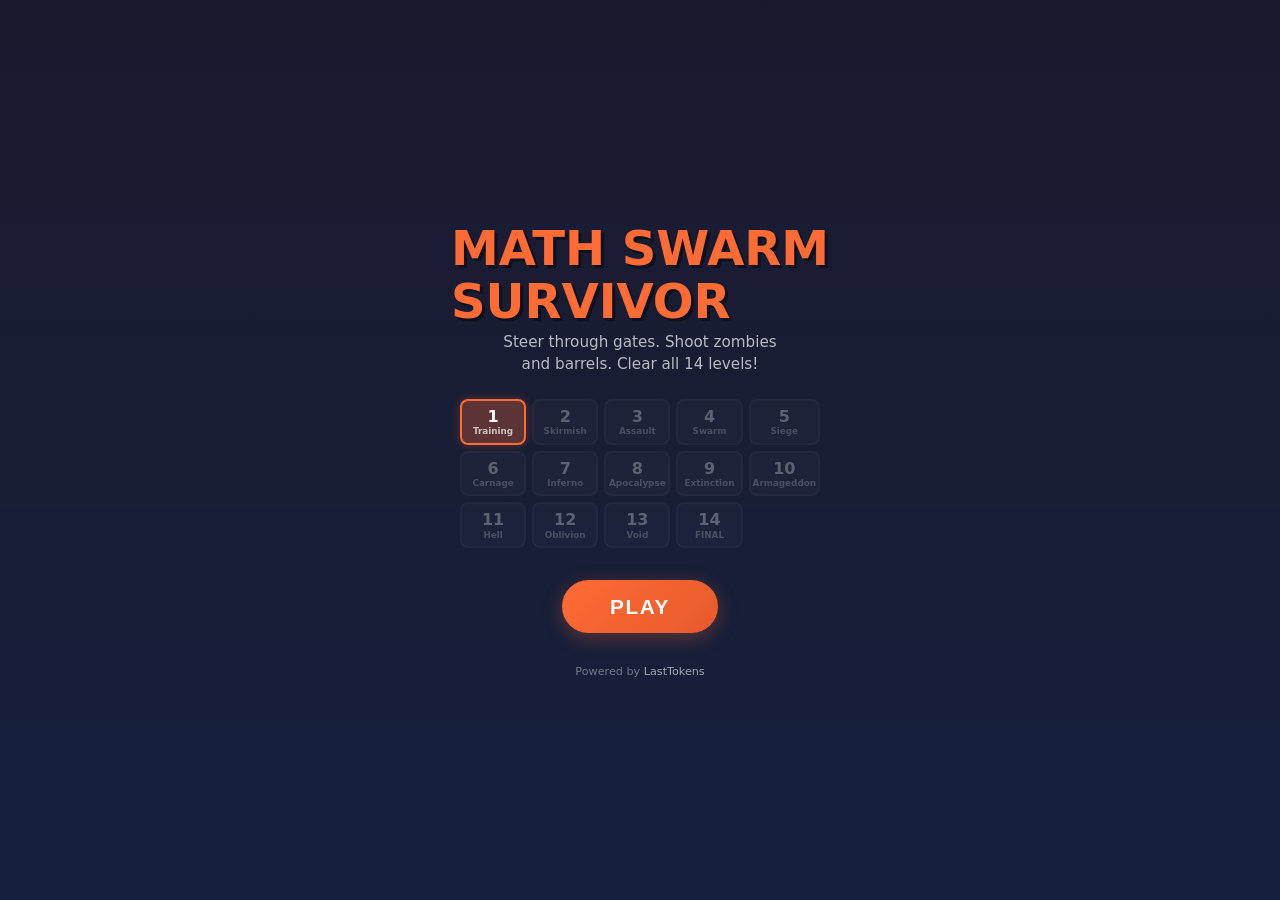
<file: index.html>
<!DOCTYPE html>
<html lang="en">
<head>
    <meta charset="UTF-8">
    <meta name="viewport" content="width=device-width, initial-scale=1.0, user-scalable=no">
    <title>Math Swarm Survivor — LastTokens</title>
    <style>
        * { margin: 0; padding: 0; box-sizing: border-box; }
        body {
            font-family: 'Segoe UI', system-ui, -apple-system, sans-serif;
            overflow: hidden;
            touch-action: none;
            -webkit-user-select: none;
            user-select: none;
            background: #1a1a2e;
        }
        canvas { display: block; }

        .overlay {
            position: absolute; inset: 0;
            display: flex; flex-direction: column;
            align-items: center; justify-content: center;
            pointer-events: none;
            z-index: 10;
        }
        .overlay.active { pointer-events: auto; }
        .overlay.hidden { display: none; }

        /* Start screen */
        #start-screen {
            background: linear-gradient(180deg, rgba(26,26,46,0.95), rgba(22,33,62,0.98));
        }
        #start-screen h1 {
            font-size: 3rem; font-weight: 900;
            color: #ff6b35; text-shadow: 3px 3px 0 rgba(0,0,0,0.4);
            line-height: 1.1; margin-bottom: 0.3rem;
        }
        .subtitle {
            color: rgba(255,255,255,0.7); font-size: 0.95rem; margin-bottom: 1.5rem;
            max-width: 300px; text-align: center; line-height: 1.4;
        }

        /* Game over */
        #gameover-screen { background: rgba(0,0,0,0.85); }
        #gameover-screen h1 {
            font-size: 2.8rem; font-weight: 900; margin-bottom: 0.5rem;
        }
        #gameover-screen h1.lose { color: #ff6b6b; }
        #gameover-screen h1.win { color: #51cf66; }
        .stat { color: #ddd; font-size: 1.1rem; margin: 0.15rem 0; font-weight: 600; }
        .stat.highlight { color: #feca57; font-size: 1.4rem; }

        /* Wave complete */
        #wave-screen { background: rgba(0,0,0,0.8); }
        #wave-screen h1 { font-size: 2.2rem; font-weight: 900; color: #51cf66; margin-bottom: 0.8rem; }

        /* Upgrade shop */
        .upgrades {
            display: flex; flex-wrap: wrap; gap: 10px;
            justify-content: center; max-width: 360px; margin-bottom: 1rem;
        }
        .upgrade-btn {
            background: rgba(255,255,255,0.1); border: 2px solid rgba(255,255,255,0.25);
            color: #fff; font-size: 0.85rem; font-weight: 700;
            padding: 0.6rem 1rem; border-radius: 12px;
            cursor: pointer; transition: all 0.15s;
            text-align: center; min-width: 140px;
        }
        .upgrade-btn:hover { background: rgba(255,255,255,0.2); border-color: #feca57; }
        .upgrade-btn:active { transform: scale(0.95); }
        .upgrade-btn .cost { color: #feca57; font-size: 0.75rem; display: block; margin-top: 2px; }
        .upgrade-btn.maxed { opacity: 0.4; pointer-events: none; }

        /* Buttons */
        .btn {
            background: linear-gradient(135deg, #ff6b35, #e55a2b);
            border: none; color: #fff;
            font-size: 1.3rem; font-weight: 800;
            padding: 0.9rem 3rem; border-radius: 50px;
            cursor: pointer; letter-spacing: 0.08em;
            box-shadow: 0 5px 20px rgba(255,107,53,0.3);
            transition: transform 0.1s;
            margin-top: 1rem;
        }
        .btn:active { transform: scale(0.95); }
        .btn.retry { background: linear-gradient(135deg, #339af0, #228be6); }
        .btn.next { background: linear-gradient(135deg, #51cf66, #40c057); }

        .credit {
            margin-top: 2rem; font-size: 0.7rem;
            color: rgba(255,255,255,0.4);
        }
        .credit a { color: rgba(255,255,255,0.6); text-decoration: none; }

        /* Difficulty selector */
        .difficulty {
            display: flex; gap: 8px; margin-bottom: 1.2rem;
        }
        .diff-btn {
            background: rgba(255,255,255,0.1); border: 2px solid rgba(255,255,255,0.3);
            color: #fff; font-size: 0.85rem; font-weight: 700;
            padding: 0.45rem 1rem; border-radius: 25px;
            cursor: pointer; transition: all 0.15s;
        }
        .diff-btn:active { transform: scale(0.95); }
        .diff-btn.selected {
            background: rgba(255,107,53,0.3); border-color: #ff6b35;
            box-shadow: 0 0 12px rgba(255,107,53,0.3);
        }

        /* HUD */
        #hud {
            position: absolute; top: 10px; left: 10px; right: 10px;
            display: none; justify-content: space-between;
            pointer-events: none; z-index: 5;
        }
        .hud-box {
            background: rgba(0,0,0,0.6); color: #fff;
            padding: 5px 12px; border-radius: 8px;
            font-size: 0.85rem; font-weight: 700;
        }

        /* Wave bar */
        #wave-bar {
            position: absolute; top: 45px; left: 50%; transform: translateX(-50%);
            width: min(250px, 60vw); height: 6px;
            background: rgba(255,255,255,0.15); border-radius: 3px;
            z-index: 5; display: none;
        }
        #wave-bar-fill {
            height: 100%; width: 0%; border-radius: 3px;
            background: linear-gradient(90deg, #ff6b35, #feca57);
            transition: width 0.2s;
        }

        /* Floating action text */
        #action-text {
            position: absolute; top: 35%; left: 50%; transform: translate(-50%,-50%);
            font-size: 2.5rem; font-weight: 900; color: #fff;
            text-shadow: 3px 3px 0 rgba(0,0,0,0.4);
            z-index: 8; pointer-events: none;
            opacity: 0; transition: opacity 0.3s;
        }
        #action-text.show { opacity: 1; }

        /* Danger vignette — near-miss warning */
        #danger-vignette {
            position: fixed; inset: 0;
            pointer-events: none; z-index: 6;
            border: 0px solid transparent;
            box-sizing: border-box;
            opacity: 0;
            transition: opacity 0.15s;
            box-shadow: inset 0 0 80px 30px rgba(255, 0, 0, 0.6);
        }
        #danger-vignette.active {
            opacity: 1;
        }

        /* Level select */
        .level-grid {
            display: grid;
            grid-template-columns: repeat(5, 1fr);
            gap: 6px;
            max-width: 360px;
            margin-bottom: 1rem;
        }
        .level-btn {
            background: rgba(255,255,255,0.08);
            border: 2px solid rgba(255,255,255,0.2);
            color: #fff;
            font-size: 0.7rem;
            font-weight: 700;
            padding: 6px 2px;
            border-radius: 8px;
            cursor: pointer;
            text-align: center;
            transition: all 0.15s;
            line-height: 1.2;
        }
        .level-btn .lvl-num { font-size: 1rem; display: block; }
        .level-btn .lvl-name { font-size: 0.55rem; opacity: 0.7; display: block; }
        .level-btn:hover { background: rgba(255,255,255,0.15); }
        .level-btn.selected { background: rgba(255,107,53,0.3); border-color: #ff6b35; box-shadow: 0 0 8px rgba(255,107,53,0.3); }
        .level-btn.locked { opacity: 0.3; pointer-events: none; border-color: rgba(255,255,255,0.1); }
        .level-btn.cleared { border-color: #51cf66; }
        .level-btn.cleared .lvl-num { color: #51cf66; }

        @media (max-width: 600px) {
            #start-screen h1 { font-size: 2.2rem; }
            #gameover-screen h1 { font-size: 2rem; }
            .upgrade-btn { min-width: 120px; font-size: 0.8rem; padding: 0.5rem 0.8rem; }
        }
    </style>
    <meta name="fc:miniapp" content='{"version":"1","imageUrl":"https://humanpages.ai/number-shooter/preview.png","button":{"title":"Play Math Swarm Survivor","action":{"type":"launch_frame","name":"Math Swarm Survivor","url":"https://humanpages.ai/number-shooter/","splashImageUrl":"https://humanpages.ai/number-shooter/icon.png","splashBackgroundColor":"#1a1a2e"}}}' />
    <meta property="og:title" content="Math Swarm Survivor — LastTokens" />
    <meta property="og:description" content="Dodge zombies, pick gates, survive 15 levels" />
    <meta property="og:image" content="https://humanpages.ai/number-shooter/preview.png" />
    <meta property="og:type" content="website" />
</head>
<body>
    <div id="hud">
        <div class="hud-box"><span id="wave-display">0m</span></div>
        <div class="hud-box" style="background:rgba(255,60,60,0.6)"><span id="weapon-display">DMG:1 FR:3.0</span></div>
        <div class="hud-box" style="background:rgba(255,107,53,0.6)">SQUAD <span id="squad-display">5</span></div>
        <div class="hud-box" style="background:rgba(200,160,0,0.6)"><span id="coin-display">0</span></div>
    </div>

    <div id="wave-bar"><div id="wave-bar-fill"></div></div>
    <div id="action-text"></div>

    <div id="start-screen" class="overlay active">
        <h1>MATH SWARM<br>SURVIVOR</h1>
        <p class="subtitle">Steer through gates. Shoot zombies and barrels. Clear all 14 levels!</p>
        <div id="level-select" class="level-grid"></div>
        <button class="btn" id="btn-start">PLAY</button>
        <p class="credit">Powered by <a href="https://github.com/human-pages-ai">LastTokens</a></p>
    </div>

    <div id="gameover-screen" class="overlay hidden">
        <h1 id="go-title" class="lose">OVERRUN</h1>
        <p class="stat">Distance: <span id="go-wave">0m</span></p>
        <p class="stat highlight">Score: <span id="go-score">0</span></p>
        <button class="btn retry" id="btn-retry">TRY AGAIN</button>
    </div>

    <div id="danger-vignette"></div>
    <script src="game.js?v=31"></script>

    <!-- Farcaster Mini App SDK -->
    <script type="module">
      import { sdk } from 'https://esm.sh/@farcaster/miniapp-sdk';
      // Signal ready to dismiss splash screen
      sdk.actions.ready().catch(() => {});
      // Expose for optional use (share scores, etc)
      window.farcasterSDK = sdk;
    </script>
</body>
</html>
</file>
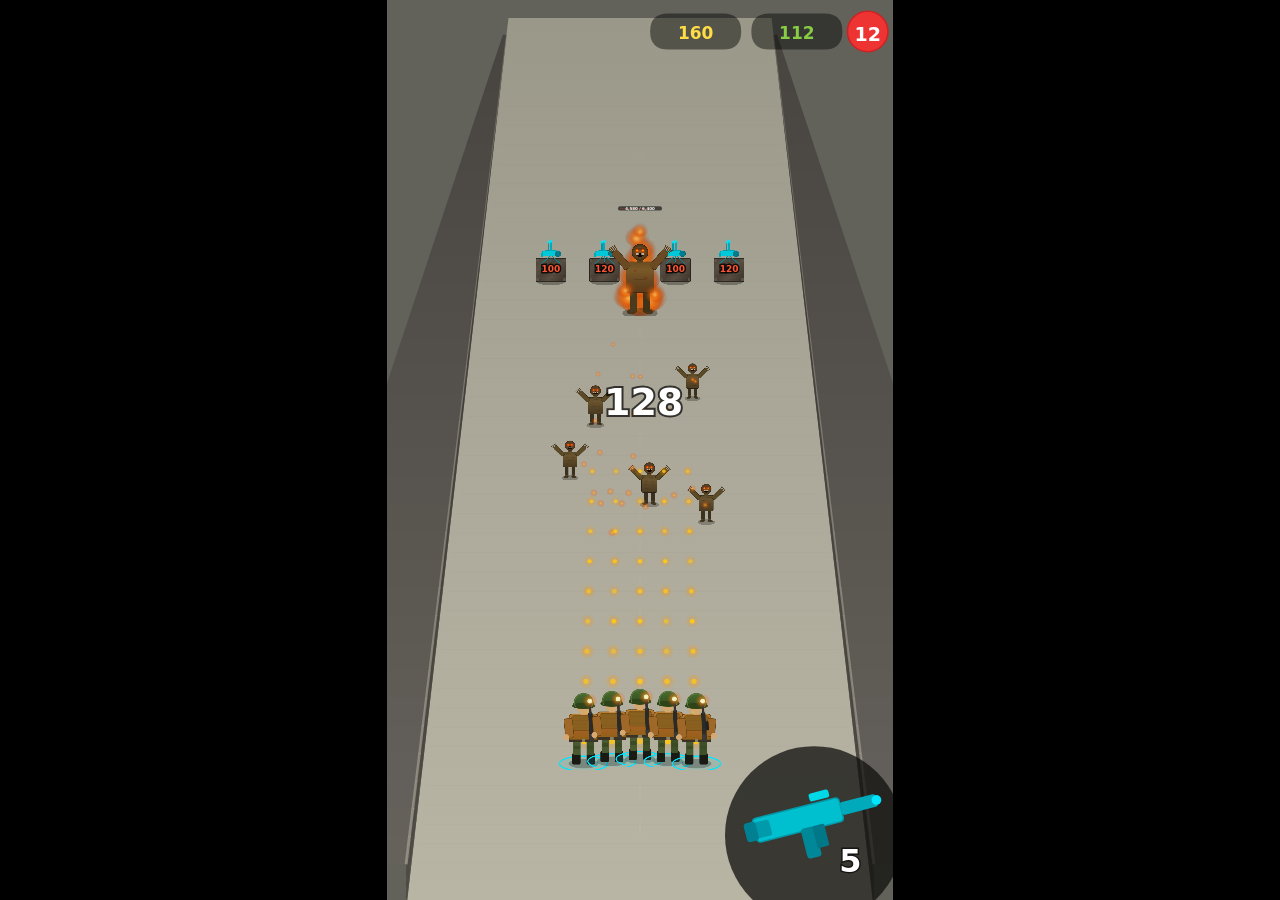
<file: mockup.html>
<!DOCTYPE html>
<html>
<head>
<meta charset="UTF-8">
<meta name="viewport" content="width=device-width, initial-scale=1.0">
<title>Visual Mockup</title>
<style>
* { margin: 0; padding: 0; box-sizing: border-box; }
body { background: #000; overflow: hidden; }
canvas { display: block; margin: 0 auto; }
</style>
</head>
<body>
<canvas id="c"></canvas>
<script>
const canvas = document.getElementById('c');
const ctx = canvas.getContext('2d');

function resize() {
    const aspect = 9/16;
    let w = window.innerWidth, h = window.innerHeight;
    if (w/h > aspect) w = h * aspect; else h = w / aspect;
    canvas.width = Math.floor(w);
    canvas.height = Math.floor(h);
}
resize();
window.addEventListener('resize', () => { resize(); draw(); });

// ══════════════════════════════════════════
// PRE-RENDERED SPRITES — offscreen canvases
// ══════════════════════════════════════════

function createSprite(w, h, drawFn) {
    const c = document.createElement('canvas');
    c.width = w; c.height = h;
    const x = c.getContext('2d');
    drawFn(x, w, h);
    return c;
}

function rrectPath(x, cx, cy, w, h, r) {
    r = Math.min(r, w/2, h/2);
    x.beginPath();
    x.moveTo(cx+r, cy); x.lineTo(cx+w-r, cy);
    x.quadraticCurveTo(cx+w, cy, cx+w, cy+r); x.lineTo(cx+w, cy+h-r);
    x.quadraticCurveTo(cx+w, cy+h, cx+w-r, cy+h); x.lineTo(cx+r, cy+h);
    x.quadraticCurveTo(cx, cy+h, cx, cy+h-r); x.lineTo(cx, cy+r);
    x.quadraticCurveTo(cx, cy, cx+r, cy); x.closePath();
}

// ── SOLDIER SPRITE (256x256, facing away/forward) ──
const soldierSprite = createSprite(256, 256, (x, w, h) => {
    const cx = w/2, s = w;

    // Cyan selection ring
    x.strokeStyle = '#00e5ff';
    x.lineWidth = 4;
    x.beginPath();
    x.ellipse(cx, h - 20, 80, 25, 0, 0, Math.PI * 2);
    x.stroke();
    x.fillStyle = 'rgba(0,229,255,0.1)';
    x.fill();

    // Shadow
    x.fillStyle = 'rgba(0,0,0,0.25)';
    x.beginPath();
    x.ellipse(cx, h - 20, 50, 16, 0, 0, Math.PI * 2);
    x.fill();

    // Boots — thick, dark
    x.fillStyle = '#1a1a15';
    rrectPath(x, cx - 38, h - 55, 28, 38, 6);
    x.fill();
    rrectPath(x, cx + 10, h - 55, 28, 38, 6);
    x.fill();

    // Legs — camo pants, thick
    x.fillStyle = '#4a5a30';
    rrectPath(x, cx - 34, h - 100, 24, 52, 5);
    x.fill();
    x.fillStyle = '#3e5028';
    rrectPath(x, cx + 10, h - 100, 24, 52, 5);
    x.fill();
    // Knee pads
    x.fillStyle = '#3a4a25';
    rrectPath(x, cx - 32, h - 80, 20, 12, 3);
    x.fill();
    rrectPath(x, cx + 12, h - 80, 20, 12, 3);
    x.fill();

    // Torso — orange/tan tactical vest, wide and chunky
    const vestG = x.createLinearGradient(cx, h - 190, cx, h - 95);
    vestG.addColorStop(0, '#c08030');
    vestG.addColorStop(0.3, '#b07028');
    vestG.addColorStop(0.7, '#a06020');
    vestG.addColorStop(1, '#906018');
    x.fillStyle = vestG;
    rrectPath(x, cx - 48, h - 185, 96, 90, 12);
    x.fill();

    // Vest outline
    x.strokeStyle = '#604010';
    x.lineWidth = 2;
    rrectPath(x, cx - 48, h - 185, 96, 90, 12);
    x.stroke();

    // Vest details — pockets, MOLLE webbing
    x.fillStyle = 'rgba(0,0,0,0.12)';
    rrectPath(x, cx - 38, h - 165, 28, 22, 4);
    x.fill();
    rrectPath(x, cx + 10, h - 165, 28, 22, 4);
    x.fill();
    // Pocket flaps
    x.strokeStyle = 'rgba(0,0,0,0.15)';
    x.lineWidth = 1.5;
    x.beginPath(); x.moveTo(cx - 38, h - 165); x.lineTo(cx - 10, h - 165); x.stroke();
    x.beginPath(); x.moveTo(cx + 10, h - 165); x.lineTo(cx + 38, h - 165); x.stroke();
    // Belt
    x.fillStyle = '#3a3225';
    x.fillRect(cx - 48, h - 100, 96, 8);
    // Belt buckle
    x.fillStyle = '#888060';
    rrectPath(x, cx - 6, h - 101, 12, 10, 2);
    x.fill();

    // Backpack/plate carrier rear
    x.fillStyle = '#8a6020';
    rrectPath(x, cx - 40, h - 180, 80, 50, 8);
    x.fill();
    x.strokeStyle = '#604010';
    x.lineWidth = 1;
    rrectPath(x, cx - 40, h - 180, 80, 50, 8);
    x.stroke();
    // MOLLE lines
    for (let i = 0; i < 4; i++) {
        x.strokeStyle = 'rgba(0,0,0,0.08)';
        x.beginPath(); x.moveTo(cx - 35, h - 175 + i * 12); x.lineTo(cx + 35, h - 175 + i * 12); x.stroke();
    }

    // Arms — thick, with sleeves
    x.fillStyle = '#a06828';
    // Left arm
    x.save();
    x.translate(cx - 52, h - 170);
    x.rotate(-0.1);
    rrectPath(x, -14, 0, 28, 65, 8);
    x.fill();
    x.strokeStyle = '#604010';
    x.lineWidth = 1.5;
    rrectPath(x, -14, 0, 28, 65, 8);
    x.stroke();
    x.restore();
    // Right arm
    x.fillStyle = '#a06828';
    x.save();
    x.translate(cx + 52, h - 170);
    x.rotate(0.1);
    rrectPath(x, -14, 0, 28, 60, 8);
    x.fill();
    x.strokeStyle = '#604010';
    x.lineWidth = 1.5;
    rrectPath(x, -14, 0, 28, 60, 8);
    x.stroke();
    x.restore();

    // Hands — skin tone
    x.fillStyle = '#d4a870';
    x.beginPath(); x.arc(cx - 58, h - 108, 10, 0, Math.PI * 2); x.fill();
    x.beginPath(); x.arc(cx + 58, h - 112, 10, 0, Math.PI * 2); x.fill();

    // Neck
    x.fillStyle = '#d4a870';
    x.fillRect(cx - 10, h - 205, 20, 22);

    // Head
    x.fillStyle = '#d4a870';
    x.beginPath();
    x.arc(cx, h - 218, 28, 0, Math.PI * 2);
    x.fill();

    // Helmet — military green, detailed
    const helmG = x.createLinearGradient(cx, h - 252, cx, h - 210);
    helmG.addColorStop(0, '#4a6a30');
    helmG.addColorStop(0.5, '#3e5e28');
    helmG.addColorStop(1, '#345020');
    x.fillStyle = helmG;
    x.beginPath();
    x.arc(cx, h - 222, 33, Math.PI, 0);
    x.lineTo(cx + 38, h - 212);
    x.lineTo(cx - 38, h - 212);
    x.closePath();
    x.fill();
    // Helmet rim
    x.fillStyle = '#2e4418';
    x.beginPath();
    x.ellipse(cx, h - 212, 38, 10, 0, 0, Math.PI * 2);
    x.fill();
    // Helmet band
    x.strokeStyle = '#5a7a40';
    x.lineWidth = 3;
    x.beginPath();
    x.arc(cx, h - 222, 30, Math.PI * 0.85, Math.PI * 0.15);
    x.stroke();

    // Gun — assault rifle, pointing forward
    x.fillStyle = '#2a2a28';
    x.save();
    x.translate(cx + 25, h - 140);
    x.rotate(-0.05);
    // Stock
    x.fillStyle = '#3a3832';
    rrectPath(x, -8, 20, 16, 25, 3);
    x.fill();
    // Receiver
    x.fillStyle = '#2a2a28';
    rrectPath(x, -7, -50, 14, 72, 3);
    x.fill();
    // Barrel
    x.fillStyle = '#333';
    x.fillRect(-4, -85, 8, 40);
    // Magazine
    x.fillStyle = '#222';
    rrectPath(x, 6, -20, 10, 30, 2);
    x.fill();
    // Muzzle flash
    const mfG = x.createRadialGradient(0, -88, 0, 0, -88, 25);
    mfG.addColorStop(0, 'rgba(255,240,150,0.9)');
    mfG.addColorStop(0.4, 'rgba(255,150,30,0.5)');
    mfG.addColorStop(1, 'rgba(255,60,0,0)');
    x.fillStyle = mfG;
    x.beginPath(); x.arc(0, -88, 25, 0, Math.PI * 2); x.fill();
    x.fillStyle = 'rgba(255,255,220,0.8)';
    x.beginPath(); x.arc(0, -88, 8, 0, Math.PI * 2); x.fill();
    x.restore();
});

// ── ZOMBIE SPRITE (256x300) ──
const zombieSprite = createSprite(256, 300, (x, w, h) => {
    const cx = w/2;

    // Shadow
    x.fillStyle = 'rgba(0,0,0,0.25)';
    x.beginPath();
    x.ellipse(cx, h - 15, 55, 18, 0, 0, Math.PI * 2);
    x.fill();

    // Feet — bare, gnarled
    x.fillStyle = '#4a3a20';
    x.beginPath(); x.ellipse(cx - 25, h - 22, 16, 8, -0.2, 0, Math.PI * 2); x.fill();
    x.beginPath(); x.ellipse(cx + 25, h - 22, 16, 8, 0.2, 0, Math.PI * 2); x.fill();

    // Legs — torn pants
    x.fillStyle = '#3a3020';
    rrectPath(x, cx - 32, h - 90, 22, 68, 5);
    x.fill();
    rrectPath(x, cx + 10, h - 90, 22, 68, 5);
    x.fill();
    // Torn edges
    x.fillStyle = '#5a4a30';
    x.beginPath();
    x.moveTo(cx - 32, h - 30); x.lineTo(cx - 28, h - 40); x.lineTo(cx - 18, h - 28);
    x.lineTo(cx - 14, h - 38); x.lineTo(cx - 10, h - 30); x.closePath();
    x.fill();
    x.beginPath();
    x.moveTo(cx + 10, h - 30); x.lineTo(cx + 14, h - 40); x.lineTo(cx + 24, h - 28);
    x.lineTo(cx + 28, h - 38); x.lineTo(cx + 32, h - 30); x.closePath();
    x.fill();

    // Torso — decomposed, greenish-brown, muscular
    const bodyG = x.createLinearGradient(cx, h - 190, cx, h - 85);
    bodyG.addColorStop(0, '#5a4a28');
    bodyG.addColorStop(0.3, '#6a5530');
    bodyG.addColorStop(0.6, '#5a4828');
    bodyG.addColorStop(1, '#4a3a20');
    x.fillStyle = bodyG;
    rrectPath(x, cx - 45, h - 185, 90, 100, 10);
    x.fill();

    // Torn shirt/skin details
    x.strokeStyle = 'rgba(0,0,0,0.2)';
    x.lineWidth = 1.5;
    for (let i = 0; i < 4; i++) {
        const ly = h - 175 + i * 22;
        x.beginPath();
        x.moveTo(cx - 30 + Math.random()*10, ly);
        x.lineTo(cx + 20 + Math.random()*10, ly + 5);
        x.stroke();
    }
    // Wounds/gashes
    x.fillStyle = 'rgba(120,30,20,0.4)';
    x.beginPath(); x.ellipse(cx - 15, h - 150, 8, 3, -0.3, 0, Math.PI * 2); x.fill();
    x.beginPath(); x.ellipse(cx + 20, h - 130, 6, 3, 0.5, 0, Math.PI * 2); x.fill();

    // Outline
    x.strokeStyle = '#2a2015';
    x.lineWidth = 2;
    rrectPath(x, cx - 45, h - 185, 90, 100, 10);
    x.stroke();

    // Arms — reaching forward, thick and muscular
    x.fillStyle = '#5a4a28';
    // Left arm reaching up-left
    x.save();
    x.translate(cx - 48, h - 170);
    x.rotate(-0.8);
    rrectPath(x, -14, -70, 28, 80, 8);
    x.fill();
    x.strokeStyle = '#3a2a15';
    x.lineWidth = 2;
    rrectPath(x, -14, -70, 28, 80, 8);
    x.stroke();
    // Claw hand
    x.fillStyle = '#4a3a20';
    for (let f = -2; f <= 2; f++) {
        x.beginPath();
        x.moveTo(f * 6, -70);
        x.lineTo(f * 8 - 2, -88);
        x.lineTo(f * 8 + 2, -88);
        x.lineTo(f * 6 + 3, -70);
        x.fill();
    }
    x.restore();
    // Right arm reaching up-right
    x.fillStyle = '#5a4a28';
    x.save();
    x.translate(cx + 48, h - 170);
    x.rotate(0.8);
    rrectPath(x, -14, -70, 28, 80, 8);
    x.fill();
    x.strokeStyle = '#3a2a15';
    x.lineWidth = 2;
    rrectPath(x, -14, -70, 28, 80, 8);
    x.stroke();
    // Claw hand
    x.fillStyle = '#4a3a20';
    for (let f = -2; f <= 2; f++) {
        x.beginPath();
        x.moveTo(f * 6, -70);
        x.lineTo(f * 8 - 2, -88);
        x.lineTo(f * 8 + 2, -88);
        x.lineTo(f * 6 + 3, -70);
        x.fill();
    }
    x.restore();

    // Neck
    x.fillStyle = '#5a4a28';
    x.fillRect(cx - 12, h - 208, 24, 25);

    // Head — larger, menacing
    const headG = x.createRadialGradient(cx, h - 225, 0, cx, h - 225, 32);
    headG.addColorStop(0, '#6a5530');
    headG.addColorStop(1, '#4a3820');
    x.fillStyle = headG;
    x.beginPath();
    x.arc(cx, h - 225, 32, 0, Math.PI * 2);
    x.fill();
    x.strokeStyle = '#3a2815';
    x.lineWidth = 2;
    x.stroke();

    // Brow ridge
    x.fillStyle = '#4a3820';
    x.beginPath();
    x.ellipse(cx, h - 235, 28, 8, 0, Math.PI, 0);
    x.fill();

    // Eyes — glowing orange/red
    x.shadowColor = '#ff4400';
    x.shadowBlur = 15;
    x.fillStyle = '#ff4400';
    x.beginPath(); x.arc(cx - 12, h - 230, 6, 0, Math.PI * 2); x.fill();
    x.beginPath(); x.arc(cx + 12, h - 230, 6, 0, Math.PI * 2); x.fill();
    // Bright center
    x.fillStyle = '#ff8800';
    x.beginPath(); x.arc(cx - 12, h - 230, 3, 0, Math.PI * 2); x.fill();
    x.beginPath(); x.arc(cx + 12, h - 230, 3, 0, Math.PI * 2); x.fill();
    x.shadowBlur = 0;

    // Mouth — open, snarling
    x.fillStyle = '#1a0a00';
    x.beginPath();
    x.ellipse(cx, h - 212, 14, 9, 0, 0, Math.PI * 2);
    x.fill();
    // Teeth
    x.fillStyle = '#c0b898';
    for (let t = -3; t <= 3; t++) {
        x.fillRect(cx + t * 4 - 1, h - 218, 3, 5);
    }
});

// ── BOSS ZOMBIE SPRITE (512x600) — much larger, more detail ──
const bossSprite = createSprite(512, 600, (x, w, h) => {
    const cx = w/2;

    // Shadow
    x.fillStyle = 'rgba(0,0,0,0.3)';
    x.beginPath();
    x.ellipse(cx, h - 20, 120, 35, 0, 0, Math.PI * 2);
    x.fill();

    // Massive feet
    x.fillStyle = '#4a3518';
    x.beginPath(); x.ellipse(cx - 55, h - 30, 35, 16, -0.15, 0, Math.PI * 2); x.fill();
    x.beginPath(); x.ellipse(cx + 55, h - 30, 35, 16, 0.15, 0, Math.PI * 2); x.fill();

    // Thick legs
    x.fillStyle = '#4a3a1e';
    rrectPath(x, cx - 70, h - 170, 50, 140, 10);
    x.fill();
    x.fillStyle = '#3e3218';
    rrectPath(x, cx + 20, h - 170, 50, 140, 10);
    x.fill();

    // Massive torso — hulking
    const bodyG = x.createLinearGradient(cx, h - 380, cx, h - 160);
    bodyG.addColorStop(0, '#6a4a20');
    bodyG.addColorStop(0.3, '#7a5a28');
    bodyG.addColorStop(0.6, '#6a4a22');
    bodyG.addColorStop(1, '#5a3a18');
    x.fillStyle = bodyG;
    rrectPath(x, cx - 95, h - 370, 190, 210, 18);
    x.fill();
    x.strokeStyle = '#3a2510';
    x.lineWidth = 3;
    rrectPath(x, cx - 95, h - 370, 190, 210, 18);
    x.stroke();

    // Muscle definition lines
    x.strokeStyle = 'rgba(0,0,0,0.15)';
    x.lineWidth = 2;
    // Chest line
    x.beginPath(); x.moveTo(cx, h - 360); x.lineTo(cx, h - 280); x.stroke();
    // Abs
    for (let i = 0; i < 3; i++) {
        x.beginPath(); x.moveTo(cx - 40, h - 280 + i * 30); x.lineTo(cx + 40, h - 280 + i * 30); x.stroke();
    }
    // Wounds
    x.fillStyle = 'rgba(140,30,20,0.5)';
    x.beginPath(); x.ellipse(cx - 30, h - 310, 15, 5, -0.4, 0, Math.PI * 2); x.fill();
    x.beginPath(); x.ellipse(cx + 40, h - 260, 12, 5, 0.3, 0, Math.PI * 2); x.fill();

    // Arms — huge, reaching forward
    x.fillStyle = '#6a4a22';
    x.save();
    x.translate(cx - 100, h - 350);
    x.rotate(-0.7);
    rrectPath(x, -25, -120, 50, 150, 14);
    x.fill();
    x.strokeStyle = '#3a2510';
    x.lineWidth = 2.5;
    rrectPath(x, -25, -120, 50, 150, 14);
    x.stroke();
    // Giant claw
    x.fillStyle = '#5a3a18';
    for (let f = -2; f <= 2; f++) {
        x.beginPath();
        x.moveTo(f * 10, -120);
        x.lineTo(f * 14 - 4, -155);
        x.lineTo(f * 14 + 4, -155);
        x.lineTo(f * 10 + 5, -120);
        x.fill();
    }
    x.restore();

    x.fillStyle = '#6a4a22';
    x.save();
    x.translate(cx + 100, h - 350);
    x.rotate(0.7);
    rrectPath(x, -25, -120, 50, 150, 14);
    x.fill();
    x.strokeStyle = '#3a2510';
    x.lineWidth = 2.5;
    rrectPath(x, -25, -120, 50, 150, 14);
    x.stroke();
    x.fillStyle = '#5a3a18';
    for (let f = -2; f <= 2; f++) {
        x.beginPath();
        x.moveTo(f * 10, -120);
        x.lineTo(f * 14 - 4, -155);
        x.lineTo(f * 14 + 4, -155);
        x.lineTo(f * 10 + 5, -120);
        x.fill();
    }
    x.restore();

    // Neck — thick
    x.fillStyle = '#5a4220';
    x.fillRect(cx - 22, h - 410, 44, 45);

    // Head — large, menacing
    const headG = x.createRadialGradient(cx, h - 435, 0, cx, h - 435, 55);
    headG.addColorStop(0, '#7a5a28');
    headG.addColorStop(1, '#4a3518');
    x.fillStyle = headG;
    x.beginPath();
    x.arc(cx, h - 435, 55, 0, Math.PI * 2);
    x.fill();
    x.strokeStyle = '#3a2510';
    x.lineWidth = 3;
    x.stroke();

    // Brow ridge — heavy
    x.fillStyle = '#4a3518';
    x.beginPath();
    x.ellipse(cx, h - 450, 48, 15, 0, Math.PI, 0);
    x.fill();

    // Eyes — large, glowing
    x.shadowColor = '#ff4400';
    x.shadowBlur = 25;
    x.fillStyle = '#ff4400';
    x.beginPath(); x.arc(cx - 20, h - 445, 10, 0, Math.PI * 2); x.fill();
    x.beginPath(); x.arc(cx + 20, h - 445, 10, 0, Math.PI * 2); x.fill();
    x.fillStyle = '#ffaa00';
    x.beginPath(); x.arc(cx - 20, h - 445, 5, 0, Math.PI * 2); x.fill();
    x.beginPath(); x.arc(cx + 20, h - 445, 5, 0, Math.PI * 2); x.fill();
    x.shadowBlur = 0;

    // Mouth — gaping
    x.fillStyle = '#1a0800';
    x.beginPath();
    x.ellipse(cx, h - 418, 25, 15, 0, 0, Math.PI * 2);
    x.fill();
    // Teeth — jagged
    x.fillStyle = '#c0b090';
    for (let t = -4; t <= 4; t++) {
        const th = 6 + Math.abs(t) * 1.5;
        x.fillRect(cx + t * 6 - 2, h - 428, 4, th);
    }
});

// ── BARREL+TURRET SPRITE (256x256) ──
const barrelSprite = createSprite(256, 300, (x, w, h) => {
    const cx = w/2;
    const bw = 180, bh = 140;
    const by = h - 30;

    // Shadow
    x.fillStyle = 'rgba(0,0,0,0.3)';
    x.beginPath();
    x.ellipse(cx, by, 85, 22, 0, 0, Math.PI * 2);
    x.fill();

    // Crate body — dark wood with grain
    const crateG = x.createLinearGradient(cx - bw/2, by - bh, cx + bw/2, by);
    crateG.addColorStop(0, '#4a4035');
    crateG.addColorStop(0.2, '#5a4e42');
    crateG.addColorStop(0.4, '#4a4035');
    crateG.addColorStop(0.6, '#5a4e42');
    crateG.addColorStop(0.8, '#4a4035');
    crateG.addColorStop(1, '#3a3228');
    x.fillStyle = crateG;
    rrectPath(x, cx - bw/2, by - bh, bw, bh, 8);
    x.fill();

    // Wood grain lines
    x.strokeStyle = 'rgba(0,0,0,0.1)';
    x.lineWidth = 1;
    for (let i = 0; i < 6; i++) {
        const ly = by - bh + 10 + i * (bh / 6);
        x.beginPath(); x.moveTo(cx - bw/2 + 8, ly); x.lineTo(cx + bw/2 - 8, ly); x.stroke();
    }

    // Metal bands
    x.strokeStyle = '#6a6258';
    x.lineWidth = 4;
    x.beginPath(); x.moveTo(cx - bw/2, by - bh * 0.2); x.lineTo(cx + bw/2, by - bh * 0.2); x.stroke();
    x.beginPath(); x.moveTo(cx - bw/2, by - bh * 0.5); x.lineTo(cx + bw/2, by - bh * 0.5); x.stroke();
    x.beginPath(); x.moveTo(cx - bw/2, by - bh * 0.8); x.lineTo(cx + bw/2, by - bh * 0.8); x.stroke();

    // Corner brackets
    x.fillStyle = '#5a5248';
    for (const sx of [-1, 1]) {
        for (const sy of [0, 1]) {
            const bx = cx + sx * bw/2 - (sx > 0 ? 16 : 0);
            const byy = by - bh + sy * (bh - 20);
            rrectPath(x, bx, byy, 16, 20, 2);
            x.fill();
        }
    }

    // Crate outline
    x.strokeStyle = '#2a2420';
    x.lineWidth = 3;
    rrectPath(x, cx - bw/2, by - bh, bw, bh, 8);
    x.stroke();

    // ── Mounted turret on top ──
    const ty = by - bh - 10;

    // Tripod
    x.strokeStyle = '#008898';
    x.lineWidth = 5;
    x.lineCap = 'round';
    x.beginPath(); x.moveTo(cx - 10, ty); x.lineTo(cx - 55, ty + 40); x.stroke();
    x.beginPath(); x.moveTo(cx + 10, ty); x.lineTo(cx + 55, ty + 40); x.stroke();
    x.beginPath(); x.moveTo(cx, ty); x.lineTo(cx, ty + 30); x.stroke();

    // Gun body — recognizable weapon shape
    x.fillStyle = '#00c8d8';
    x.beginPath();
    x.moveTo(cx - 55, ty - 5);   // left rear
    x.lineTo(cx - 55, ty - 30);  // left top
    x.lineTo(cx - 30, ty - 38);  // rear sight
    x.lineTo(cx + 30, ty - 38);  // top flat
    x.lineTo(cx + 50, ty - 28);  // front slope
    x.lineTo(cx + 50, ty - 5);   // right bottom
    x.closePath();
    x.fill();
    x.strokeStyle = '#009ab0';
    x.lineWidth = 2;
    x.stroke();

    // Barrel — long, pointing up-screen
    x.fillStyle = '#00aabb';
    x.fillRect(cx - 6, ty - 90, 12, 55);
    // Second barrel
    x.fillStyle = '#0098a8';
    x.fillRect(cx - 20, ty - 85, 10, 50);
    // Muzzle tips
    x.fillStyle = '#00e5ff';
    x.shadowColor = '#00e5ff';
    x.shadowBlur = 12;
    x.beginPath(); x.arc(cx, ty - 92, 7, 0, Math.PI * 2); x.fill();
    x.beginPath(); x.arc(cx - 15, ty - 87, 6, 0, Math.PI * 2); x.fill();
    x.shadowBlur = 0;

    // Ammo drum
    x.fillStyle = '#008090';
    x.beginPath();
    x.arc(cx + 42, ty - 18, 18, 0, Math.PI * 2);
    x.fill();
    x.strokeStyle = '#006070';
    x.lineWidth = 2;
    x.stroke();
    // Drum center
    x.strokeStyle = '#007080';
    x.beginPath(); x.arc(cx + 42, ty - 18, 10, 0, Math.PI * 2); x.stroke();

    // Handle
    x.fillStyle = '#00a8b8';
    rrectPath(x, cx - 62, ty - 25, 14, 28, 4);
    x.fill();

    x.lineCap = 'butt';
});

// ══════════════════════════
// MAIN DRAWING
// ══════════════════════════

function radGlow(x, y, r, c1, c2, c3) {
    const g = ctx.createRadialGradient(x, y, 0, x, y, r);
    g.addColorStop(0, c1); g.addColorStop(0.5, c2); g.addColorStop(1, c3);
    return g;
}

let W, H, cx, vpY;
const roadBottomFrac = 0.92;
const roadTopFrac = 0.52;

function roadX(xNorm, t) {
    const rw = (roadTopFrac + (roadBottomFrac - roadTopFrac) * t) * W;
    return cx + xNorm * rw / 2;
}
function roadY(t) { return vpY + (H - vpY) * t; }
function roadS(t) { return t; }

function drawSpriteAt(sprite, xNorm, t, scale) {
    const x = roadX(xNorm, t);
    const y = roadY(t);
    const s = roadS(t) * scale;
    const dw = sprite.width * s;
    const dh = sprite.height * s;
    ctx.drawImage(sprite, x - dw/2, y - dh + dh * 0.08, dw, dh);
}

function rrect(x, y, w, h, r) {
    ctx.beginPath();
    ctx.moveTo(x+r,y); ctx.lineTo(x+w-r,y);
    ctx.quadraticCurveTo(x+w,y,x+w,y+r); ctx.lineTo(x+w,y+h-r);
    ctx.quadraticCurveTo(x+w,y+h,x+w-r,y+h); ctx.lineTo(x+r,y+h);
    ctx.quadraticCurveTo(x,y+h,x,y+h-r); ctx.lineTo(x,y+r);
    ctx.quadraticCurveTo(x,y,x+r,y); ctx.closePath();
}

function drawFire(x, y, radius, intensity) {
    for (let layer = 0; layer < 5; layer++) {
        const lr = radius * (1 - layer * 0.15);
        const ox = (Math.random() - 0.5) * radius * 0.2;
        const oy = (Math.random() - 0.5) * radius * 0.2;
        const alpha = intensity * (1 - layer * 0.15);
        const colors = [
            [`rgba(255,220,120,${alpha})`, `rgba(240,120,10,${alpha*0.7})`, `rgba(180,40,0,0)`],
            [`rgba(255,160,50,${alpha*0.8})`, `rgba(220,60,0,${alpha*0.5})`, `rgba(100,10,0,0)`],
        ];
        const c = colors[layer % 2];
        ctx.fillStyle = radGlow(x+ox, y+oy, lr, c[0], c[1], c[2]);
        ctx.beginPath();
        ctx.arc(x+ox, y+oy - lr * 0.3, lr, 0, Math.PI * 2);
        ctx.fill();
    }
}

function draw() {
    W = canvas.width; H = canvas.height; cx = W/2;
    vpY = H * 0.02;
    const rbW = W * roadBottomFrac;
    const rtW = W * roadTopFrac;

    // ── Background ──
    ctx.fillStyle = '#62625a';
    ctx.fillRect(0, 0, W, H);

    // ── Road surface ──
    const roadGrad = ctx.createLinearGradient(0, vpY, 0, H);
    roadGrad.addColorStop(0, '#9a9888');
    roadGrad.addColorStop(0.5, '#aca99a');
    roadGrad.addColorStop(1, '#b8b5a5');
    ctx.fillStyle = roadGrad;
    ctx.beginPath();
    ctx.moveTo(cx - rbW/2, H);
    ctx.lineTo(cx + rbW/2, H);
    ctx.lineTo(cx + rtW/2, vpY);
    ctx.lineTo(cx - rtW/2, vpY);
    ctx.closePath();
    ctx.fill();

    // Road texture
    ctx.globalAlpha = 0.04;
    for (let i = 0; i < 40; i++) {
        const t = 0.1 + i * 0.022;
        const y = roadY(t);
        const lw = (roadTopFrac + (roadBottomFrac - roadTopFrac) * t) * W;
        ctx.strokeStyle = '#000';
        ctx.lineWidth = 0.5;
        ctx.beginPath(); ctx.moveTo(cx - lw/2 + 5, y); ctx.lineTo(cx + lw/2 - 5, y); ctx.stroke();
    }
    ctx.globalAlpha = 1;

    // ── Walls ──
    function drawWall(side) {
        const s = side;
        const wallThick = 0.14;
        for (let i = 0; i < 30; i++) {
            const t1 = i * 0.033 + 0.02;
            const t2 = t1 + 0.034;
            if (t1 > 0.98) break;
            const rw1 = (roadTopFrac + (roadBottomFrac - roadTopFrac) * t1) * W;
            const rw2 = (roadTopFrac + (roadBottomFrac - roadTopFrac) * t2) * W;
            const ww1 = W * wallThick * t1 * 2.5;
            const ww2 = W * wallThick * t2 * 2.5;
            const wallH1 = H * 0.05 * t1;
            const wallH2 = H * 0.05 * t2;
            const ex1 = cx + s * rw1/2;
            const ex2 = cx + s * rw2/2;
            const ox1 = ex1 + s * ww1;
            const ox2 = ex2 + s * ww2;
            const y1 = roadY(t1);
            const y2 = roadY(t2);
            const shade = 0.28 + t1 * 0.12;
            ctx.fillStyle = `rgb(${Math.round(shade*255)},${Math.round(shade*245)},${Math.round(shade*230)})`;
            ctx.beginPath();
            ctx.moveTo(ex1, y1 - wallH1); ctx.lineTo(ex2, y2 - wallH2);
            ctx.lineTo(ox2, y2 - wallH2); ctx.lineTo(ox1, y1 - wallH1);
            ctx.closePath(); ctx.fill();
            ctx.fillStyle = `rgb(${Math.round(shade*220)},${Math.round(shade*210)},${Math.round(shade*195)})`;
            ctx.beginPath();
            ctx.moveTo(ex1, y1); ctx.lineTo(ex2, y2);
            ctx.lineTo(ex2, y2 - wallH2); ctx.lineTo(ex1, y1 - wallH1);
            ctx.closePath(); ctx.fill();
            ctx.strokeStyle = `rgba(0,0,0,${0.06 + t1 * 0.06})`;
            ctx.lineWidth = Math.max(0.5, t1 * 1.2);
            for (let p = 0.25; p <= 0.75; p += 0.25) {
                ctx.beginPath(); ctx.moveTo(ex1, y1 - wallH1 * p); ctx.lineTo(ex2, y2 - wallH2 * p); ctx.stroke();
            }
            ctx.strokeStyle = `rgba(180,175,160,${0.3 + t1 * 0.3})`;
            ctx.lineWidth = Math.max(1, t1 * 3);
            ctx.beginPath(); ctx.moveTo(ex1, y1 - wallH1); ctx.lineTo(ex2, y2 - wallH2); ctx.stroke();
        }
    }
    drawWall(-1);
    drawWall(1);

    // ── Center dashes ──
    for (let i = 0; i < 20; i++) {
        const t = 0.15 + i * 0.04;
        if (t > 0.95) break;
        const y1 = roadY(t);
        const y2 = roadY(t + 0.015);
        ctx.strokeStyle = `rgba(190,185,170,${0.15 + t * 0.25})`;
        ctx.lineWidth = Math.max(0.5, t * 2.5);
        ctx.beginPath(); ctx.moveTo(cx, y1); ctx.lineTo(cx, y2); ctx.stroke();
    }

    // ── Barrels with turrets ──
    function drawBarrelAt(xNorm, t, label) {
        drawSpriteAt(barrelSprite, xNorm, t, W / 256 * 0.28);
        // HP label on top of barrel
        const bx = roadX(xNorm, t);
        const by = roadY(t);
        const s = roadS(t) * W * 0.28;
        const fontSize = Math.round(s * 0.22);
        ctx.font = `bold ${fontSize}px system-ui`;
        ctx.textAlign = 'center';
        ctx.strokeStyle = 'rgba(0,0,0,0.8)';
        ctx.lineWidth = 3;
        ctx.strokeText(label, bx, by - s * 0.25);
        ctx.fillStyle = '#ff5533';
        ctx.fillText(label, bx, by - s * 0.25);
    }

    drawBarrelAt(-0.55, 0.30, '100');
    drawBarrelAt(-0.22, 0.30, '120');
    drawBarrelAt(0.22, 0.30, '100');
    drawBarrelAt(0.55, 0.30, '120');

    // ── Boss zombie with massive fire ──
    const bossX = roadX(0, 0.33);
    const bossY = roadY(0.33);
    const bossS = roadS(0.33) * W * 0.22;

    // Fire behind boss
    drawFire(bossX, bossY - bossS * 0.2, bossS * 0.6, 0.9);
    drawFire(bossX - bossS * 0.3, bossY - bossS * 0.3, bossS * 0.45, 0.8);
    drawFire(bossX + bossS * 0.25, bossY - bossS * 0.25, bossS * 0.5, 0.85);
    drawFire(bossX, bossY - bossS * 0.7, bossS * 0.55, 0.95);
    drawFire(bossX - bossS * 0.2, bossY - bossS * 0.9, bossS * 0.4, 0.85);
    drawFire(bossX + bossS * 0.15, bossY - bossS * 0.8, bossS * 0.45, 0.8);
    drawFire(bossX, bossY - bossS * 1.3, bossS * 0.5, 0.9);
    drawFire(bossX + bossS * 0.1, bossY - bossS * 1.6, bossS * 0.4, 0.75);
    drawFire(bossX - bossS * 0.1, bossY - bossS * 1.9, bossS * 0.35, 0.6);
    drawFire(bossX, bossY - bossS * 2.1, bossS * 0.25, 0.45);

    // Boss sprite — large
    drawSpriteAt(bossSprite, 0, 0.33, W / 512 * 0.45);

    // Boss HP bar
    const hpBarW = bossS * 1.2;
    const hpBarH = bossS * 0.12;
    const hpBarY = bossY - bossS * 2.8;
    ctx.fillStyle = 'rgba(0,0,0,0.6)';
    rrect(bossX - hpBarW/2, hpBarY, hpBarW, hpBarH, hpBarH/2); ctx.fill();
    ctx.fillStyle = '#ff3333';
    rrect(bossX - hpBarW/2 + 2, hpBarY + 2, (hpBarW - 4) * 0.72, hpBarH - 4, (hpBarH-4)/2); ctx.fill();
    // HP text
    const hpFS = Math.round(hpBarH * 0.9);
    ctx.font = `bold ${hpFS}px system-ui`;
    ctx.textAlign = 'center';
    ctx.fillStyle = '#fff';
    ctx.fillText('4,580 / 6,400', bossX, hpBarY + hpBarH * 0.78);

    // Fire in front of boss
    drawFire(bossX - bossS * 0.4, bossY - bossS * 0.5, bossS * 0.3, 0.5);
    drawFire(bossX + bossS * 0.4, bossY - bossS * 0.4, bossS * 0.3, 0.55);

    // ── Regular zombies ──
    drawSpriteAt(zombieSprite, -0.25, 0.46, W / 256 * 0.18);
    drawSpriteAt(zombieSprite, 0.30, 0.43, W / 256 * 0.17);
    drawSpriteAt(zombieSprite, 0.05, 0.55, W / 256 * 0.16);
    drawSpriteAt(zombieSprite, -0.38, 0.52, W / 256 * 0.15);
    drawSpriteAt(zombieSprite, 0.35, 0.57, W / 256 * 0.14);

    // ── Fire sparks ──
    for (let i = 0; i < 25; i++) {
        const t = 0.35 + Math.random() * 0.25;
        const xn = (Math.random() - 0.5) * 0.7;
        const fx = roadX(xn, t);
        const fy = roadY(t);
        const fs = roadS(t) * W * 0.015;
        ctx.fillStyle = radGlow(fx, fy, fs,
            'rgba(255,200,50,0.7)', 'rgba(255,100,0,0.3)', 'rgba(255,50,0,0)');
        ctx.beginPath(); ctx.arc(fx, fy, fs, 0, Math.PI * 2); ctx.fill();
    }

    // ── Damage number ──
    (function() {
        const x = roadX(0.02, 0.49);
        const y = roadY(0.49) - W * 0.07;
        const sz = Math.round(W * 0.075);
        ctx.font = `bold ${sz}px system-ui`;
        ctx.textAlign = 'center';
        ctx.strokeStyle = 'rgba(0,0,0,0.7)';
        ctx.lineWidth = 4;
        ctx.strokeText('128', x, y);
        ctx.fillStyle = '#fff';
        ctx.fillText('128', x, y);
    })();

    // ── Bullet streams ──
    function drawBulletStream(xNorm, tStart, tEnd, count) {
        for (let i = 0; i < count; i++) {
            const frac = i / count;
            const t = tStart + (tEnd - tStart) * frac;
            const x = roadX(xNorm, t);
            const y = roadY(t);
            const sz = roadS(t) * 3.5;
            ctx.fillStyle = `rgba(255,210,30,${0.6 + Math.random() * 0.4})`;
            ctx.beginPath(); ctx.arc(x, y, Math.max(1.2, sz), 0, Math.PI * 2); ctx.fill();
            ctx.fillStyle = `rgba(255,150,0,${0.15 + Math.random() * 0.1})`;
            ctx.beginPath(); ctx.arc(x, y, sz * 2.5, 0, Math.PI * 2); ctx.fill();
        }
    }

    const solPositions = [-0.26, -0.13, 0, 0.13, 0.26];
    for (const sp of solPositions) {
        drawBulletStream(sp, 0.82, 0.48, 10);
    }

    // ── Soldiers ──
    for (const sp of solPositions) {
        const st = 0.84 + Math.abs(sp) * 0.02;
        drawSpriteAt(soldierSprite, sp, st, W / 256 * 0.18);
    }

    // ── Weapon icon (bottom-right) ──
    (function() {
        const r = W * 0.16;
        const ix = W * 0.82;
        const iy = H * 0.91;
        ctx.fillStyle = 'rgba(15,15,12,0.75)';
        ctx.beginPath(); ctx.arc(ix + r * 0.15, iy + r * 0.2, r * 1.1, 0, Math.PI * 2); ctx.fill();
        ctx.save();
        ctx.translate(ix, iy);
        ctx.rotate(-0.25);
        ctx.fillStyle = '#00c0d0';
        rrect(-r * 0.6, -r * 0.15, r * 1.1, r * 0.3, r * 0.05); ctx.fill();
        ctx.strokeStyle = '#009aaa'; ctx.lineWidth = 1.5;
        rrect(-r * 0.6, -r * 0.15, r * 1.1, r * 0.3, r * 0.05); ctx.stroke();
        ctx.fillStyle = '#00aabb';
        rrect(r * 0.5, -r * 0.08, r * 0.45, r * 0.16, r * 0.03); ctx.fill();
        ctx.fillStyle = '#00e5ff';
        ctx.beginPath(); ctx.arc(r * 0.95, 0, r * 0.06, 0, Math.PI * 2); ctx.fill();
        ctx.fillStyle = '#008898';
        rrect(-r * 0.05, r * 0.12, r * 0.18, r * 0.38, r * 0.04); ctx.fill();
        ctx.fillStyle = '#009aaa';
        rrect(-r * 0.6, -r * 0.1, r * 0.2, r * 0.2, r * 0.03); ctx.fill();
        ctx.fillStyle = '#008090';
        rrect(-r * 0.72, -r * 0.12, r * 0.15, r * 0.24, r * 0.04); ctx.fill();
        ctx.fillStyle = '#007888';
        rrect(r * 0.1, r * 0.12, r * 0.15, r * 0.28, r * 0.02); ctx.fill();
        ctx.fillStyle = '#00d8e8';
        rrect(r * 0.15, -r * 0.28, r * 0.25, r * 0.1, r * 0.03); ctx.fill();
        ctx.restore();
        const ammoFS = Math.round(r * 0.4);
        ctx.font = `bold ${ammoFS}px system-ui`;
        ctx.textAlign = 'center';
        ctx.strokeStyle = 'rgba(0,0,0,0.6)'; ctx.lineWidth = 3;
        ctx.strokeText('5', ix + r * 0.6, iy + r * 0.65);
        ctx.fillStyle = '#fff';
        ctx.fillText('5', ix + r * 0.6, iy + r * 0.65);
    })();

    // ── HUD top ──
    const hudFS = Math.round(W * 0.034);
    ctx.font = `bold ${hudFS}px system-ui`;
    ctx.textAlign = 'center';
    function hudPill(x, y, w, h, label, color) {
        ctx.fillStyle = 'rgba(0,0,0,0.45)';
        rrect(x, y, w, h, h/2); ctx.fill();
        ctx.fillStyle = color;
        ctx.fillText(label, x + w/2, y + h * 0.7);
    }
    hudPill(W * 0.52, H * 0.015, W * 0.18, H * 0.04, '160', '#ffdd44');
    hudPill(W * 0.72, H * 0.015, W * 0.18, H * 0.04, '112', '#88cc44');

    ctx.fillStyle = '#ee3333';
    ctx.beginPath(); ctx.arc(W * 0.95, H * 0.035, W * 0.04, 0, Math.PI * 2); ctx.fill();
    ctx.strokeStyle = '#cc2222'; ctx.lineWidth = 1.5; ctx.stroke();
    ctx.fillStyle = '#fff';
    ctx.font = `bold ${Math.round(W * 0.038)}px system-ui`;
    ctx.fillText('12', W * 0.95, H * 0.046);
}

draw();
</script>
</body>
</html>
</file>
